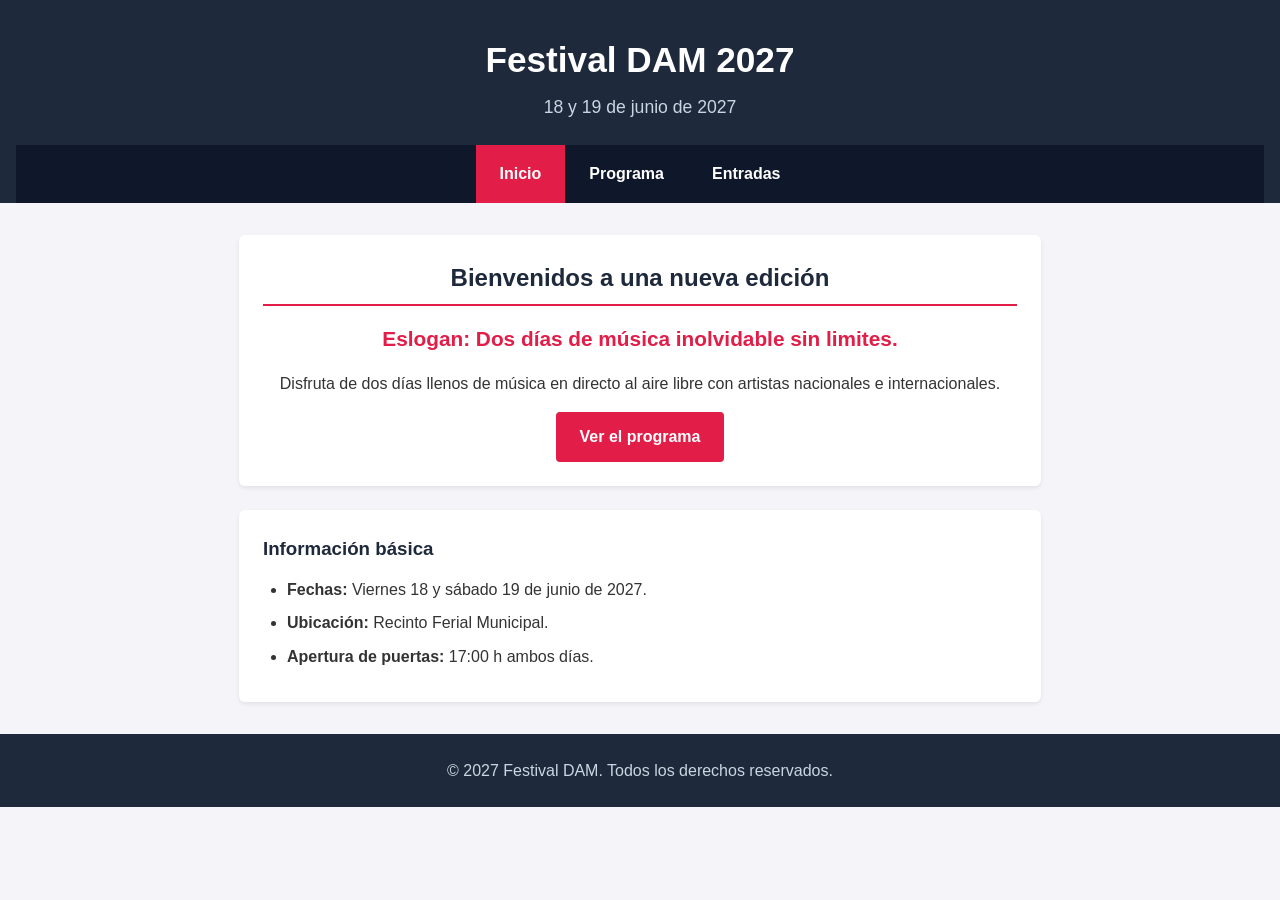
<file: index.html>
<!DOCTYPE html>
<html lang="es">
<head>
    <meta charset="UTF-8">
    <meta name="viewport" content="width=device-width, initial-scale=1.0">
    <title>Festival DAM 2027 - Inicio</title>
    <link rel="stylesheet" href="style.css">
</head>
<body>

    <header>
        <h1>Festival DAM 2027</h1>
        <p class="fechas">18 y 19 de junio de 2027</p>
        <nav>
            <ul>
                <li><a href="index.html" class="activo">Inicio</a></li>
                <li><a href="programa.html">Programa</a></li>
                <li><a href="entradas.html">Entradas</a></li>
            </ul>
        </nav>
    </header>

    <main>
        <section class="destacado">
            <h2>Bienvenidos a una nueva edición</h2>

            <p class="eslogan">Eslogan: Dos días de música inolvidable sin limites.</p>

            <p>Disfruta de dos días llenos de música en directo al aire libre con artistas nacionales e internacionales.</p>
            <a href="programa.html" class="boton">Ver el programa</a>
        </section>

        <section class="info-general">
            <h3>Información básica</h3>
            <ul>
                <li><strong>Fechas:</strong> Viernes 18 y sábado 19 de junio de 2027.</li>
                <li><strong>Ubicación:</strong> Recinto Ferial Municipal.</li>
                <li><strong>Apertura de puertas:</strong> 17:00 h ambos días.</li>
            </ul>
        </section>
    </main>

    <footer>
        <p>&copy; 2027 Festival DAM. Todos los derechos reservados.</p>
    </footer>

</body>
</html>
</file>
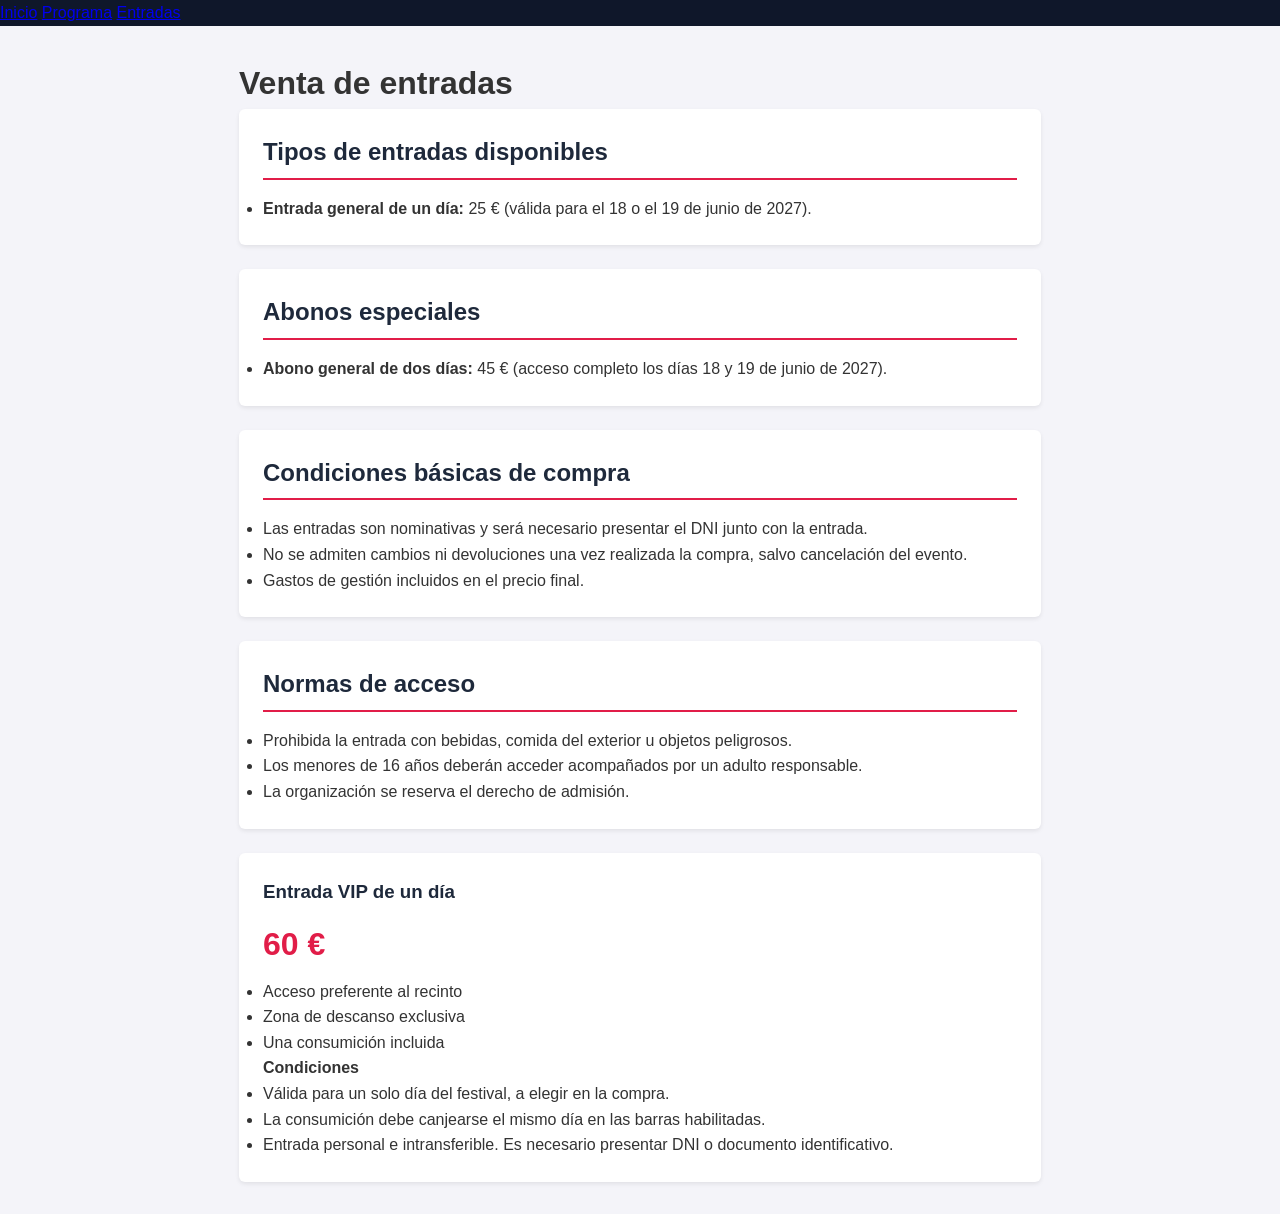
<file: entradas.html>
<!DOCTYPE html>
<html lang="es">
<head>
  <meta charset="UTF-8">
  <title>Entradas - Festival DAM 2027</title>
  <link rel="stylesheet" href="style.css">
</head>
<body>
  <nav>
    <a href="index.html">Inicio</a>
    <a href="programa.html">Programa</a>
    <a href="entradas.html">Entradas</a>
  </nav>
  <main>
    <h1>Venta de entradas</h1>
    <section>
      <h2>Tipos de entradas disponibles</h2>
      <ul>
        <li><strong>Entrada general de un día:</strong> 25 € (válida para el 18 o el 19 de junio de 2027).</li>
      </ul>
    </section>

    <section>
      <h2>Abonos especiales</h2>
      <ul>
        <li><strong>Abono general de dos días:</strong> 45 € (acceso completo los días 18 y 19 de junio de 2027).</li>
      </ul>
    </section>

    <section>
      <h2>Condiciones básicas de compra</h2>
      <ul>
        <li>Las entradas son nominativas y será necesario presentar el DNI junto con la entrada.</li>
        <li>No se admiten cambios ni devoluciones una vez realizada la compra, salvo cancelación del evento.</li>
        <li>Gastos de gestión incluidos en el precio final.</li>
      </ul>
    </section>
    <section>
      <h2>Normas de acceso</h2>
      <ul>
        <li>Prohibida la entrada con bebidas, comida del exterior u objetos peligrosos.</li>
        <li>Los menores de 16 años deberán acceder acompañados por un adulto responsable.</li>
        <li>La organización se reserva el derecho de admisión.</li>
      </ul>
    </section>
            <section class="entrada-vip">
            <h3>Entrada VIP de un día</h3>
            <p class="precio">60 €</p>
            <ul>
                <li>Acceso preferente al recinto</li>
                <li>Zona de descanso exclusiva</li>
                <li>Una consumición incluida</li>
            </ul>
            <h4>Condiciones</h4>
            <ul>
                <li>Válida para un solo día del festival, a elegir en la compra.</li>
                <li>La consumición debe canjearse el mismo día en las barras habilitadas.</li>
                <li>Entrada personal e intransferible. Es necesario presentar DNI o documento identificativo.</li>
            </ul>
        </section>
  </main>
</body>
</html>
</file>
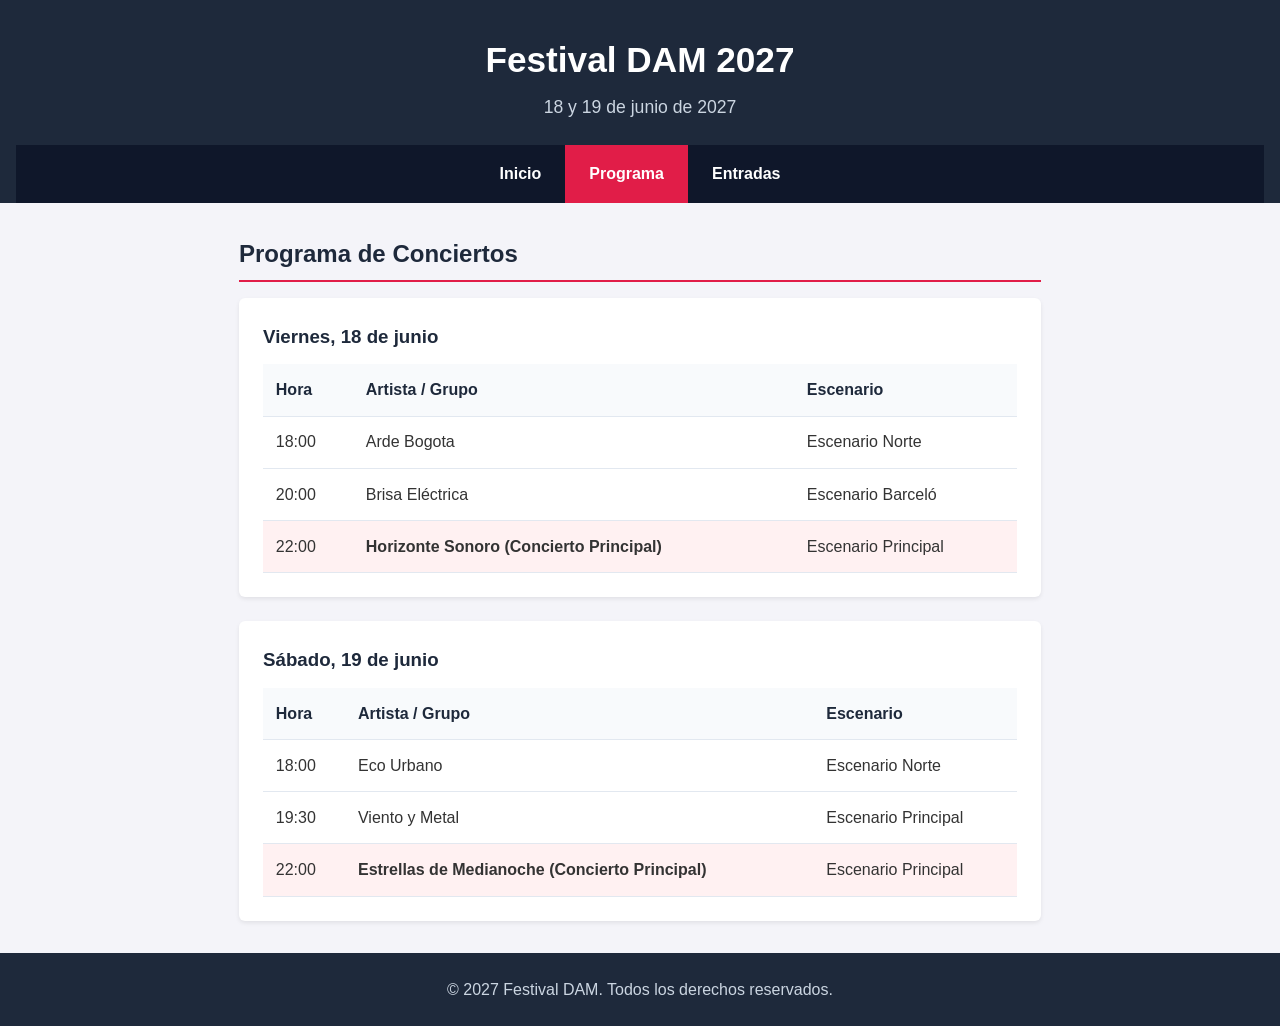
<file: programa.html>
<!DOCTYPE html>
<html lang="es">
<head>
    <meta charset="UTF-8">
    <meta name="viewport" content="width=device-width, initial-scale=1.0">
    <title>Festival DAM 2027 - Programa</title>
    <link rel="stylesheet" href="style.css">
</head>
<body>

    <header>
        <h1>Festival DAM 2027</h1>
        <p class="fechas" >18 y 19 de junio de 2027</p>
        <nav>
            <ul>
                <li><a href="index.html">Inicio</a></li>
                <li><a href="programa.html" class="activo">Programa</a></li>
                <li><a href="entradas.html">Entradas</a></li>
            </ul>
        </nav>
    </header>

    <main>
        <h2>Programa de Conciertos</h2>

        <section class="dia-programa">
            <h3>Viernes, 18 de junio</h3>
            <table>
                <thead>
                    <tr>
                        <th>Hora</th>
                        <th>Artista / Grupo</th>
                        <th>Escenario</th>
                    </tr>
                </thead>
                <tbody>
                    <tr>
                        <td>18:00</td>
                        <td>Arde Bogota</td>
                        <td>Escenario Norte</td>
                    </tr>
                    <tr>
                        <td>20:00</td>
                        <td>Brisa Eléctrica</td>
                        <td>Escenario Barceló</td>
                    </tr>
                    <tr class="concierto-principal">
                        <td>22:00</td>
                        <td><strong>Horizonte Sonoro (Concierto Principal)</strong></td>
                        <td>Escenario Principal</td>
                    </tr>
                </tbody>
            </table>
        </section>

        <section class="dia-programa">
            <h3>Sábado, 19 de junio</h3>
            <table>
                <thead>
                    <tr>
                        <th>Hora</th>
                        <th>Artista / Grupo</th>
                        <th>Escenario</th>
                    </tr>
                </thead>
                <tbody>
                    <tr>
                        <td>18:00</td>
                        <td>Eco Urbano</td>
                        <td>Escenario Norte</td>
                    </tr>
                    <tr>
                        <td>19:30</td>
                        <td>Viento y Metal</td>
                        <td>Escenario Principal</td>
                    </tr>
                    <tr class="concierto-principal">
                        <td>22:00</td>
                        <td><strong>Estrellas de Medianoche (Concierto Principal)</strong></td>
                        <td>Escenario Principal</td>
                    </tr>
                </tbody>
            </table>
        </section>
    </main>

    <footer>
        <p>&copy; 2027 Festival DAM. Todos los derechos reservados.</p>
    </footer>

</body>
</html>
</file>
<file: style.css>
/* Estilos generales */
* {
    box-sizing: border-box;
    margin: 0;
    padding: 0;
}

body {
    font-family: Arial, Helvetica, sans-serif;
    line-height: 1.6;
    color: #333;
    background-color: #f4f4f9;
}

/* Cabecera y navegación */
header {
    background-color: #1e293b;
    color: #ffffff;
    text-align: center;
    padding: 2rem 1rem 0 1rem;
}

header h1 {
    font-size: 2.2rem;
    margin-bottom: 0.3rem;
}

.fechas {
    font-size: 1.1rem;
    color: #cbd5e1;
    margin-bottom: 1.5rem;
}

nav {
    background-color: #0f172a;
}

nav ul {
    list-style: none;
    display: flex;
    justify-content: center;
}

nav ul li a {
    display: block;
    color: #ffffff;
    text-decoration: none;
    padding: 1rem 1.5rem;
    font-weight: bold;
}

nav ul li a:hover,
nav ul li a.activo {
    background-color: #e11d48;
}

/* Contenido principal */
main {
    max-width: 850px;
    margin: 2rem auto;
    padding: 0 1.5rem;
}

h2 {
    color: #1e293b;
    margin-bottom: 1rem;
    border-bottom: 2px solid #e11d48;
    padding-bottom: 0.4rem;
}

h3 {
    color: #1e293b;
    margin-bottom: 0.8rem;
}

section {
    background-color: #ffffff;
    padding: 1.5rem;
    margin-bottom: 1.5rem;
    border-radius: 6px;
    box-shadow: 0 2px 4px rgba(0, 0, 0, 0.08);
}

/* Inicio */
.destacado {
    text-align: center;
}

.eslogan {
    font-size: 1.3rem;
    font-weight: bold;
    color: #e11d48;
    margin: 1rem 0;
}

.info-general ul {
    margin-left: 1.5rem;
}

.info-general li {
    margin-bottom: 0.5rem;
}

/* Botones */
.boton {
    display: inline-block;
    background-color: #e11d48;
    color: #ffffff;
    padding: 0.75rem 1.5rem;
    text-decoration: none;
    border: none;
    border-radius: 4px;
    font-size: 1rem;
    font-weight: bold;
    cursor: pointer;
    margin-top: 1rem;
}

.boton:hover {
    background-color: #be123c;
}

/* Tablas del programa */
table {
    width: 100%;
    border-collapse: collapse;
    margin-top: 0.5rem;
}

th, td {
    text-align: left;
    padding: 0.8rem;
    border-bottom: 1px solid #e2e8f0;
}

th {
    background-color: #f8fafc;
    color: #1e293b;
}

.concierto-principal {
    background-color: #fff1f2;
}

/* Entradas y formulario */
.tarjeta-entrada {
    border: 2px solid #e11d48;
    border-radius: 6px;
    padding: 1.5rem;
    text-align: center;
}

.precio {
    font-size: 2rem;
    font-weight: bold;
    color: #e11d48;
    margin: 0.5rem 0;
}

.campo {
    margin-bottom: 1rem;
}

.campo label {
    display: block;
    font-weight: bold;
    margin-bottom: 0.3rem;
}

.campo input,
.campo select {
    width: 100%;
    padding: 0.6rem;
    border: 1px solid #cbd5e1;
    border-radius: 4px;
    font-size: 1rem;
}

/* Pie de página */
footer {
    text-align: center;
    padding: 1.5rem;
    background-color: #1e293b;
    color: #cbd5e1;
    margin-top: 2rem;
}
</file>
